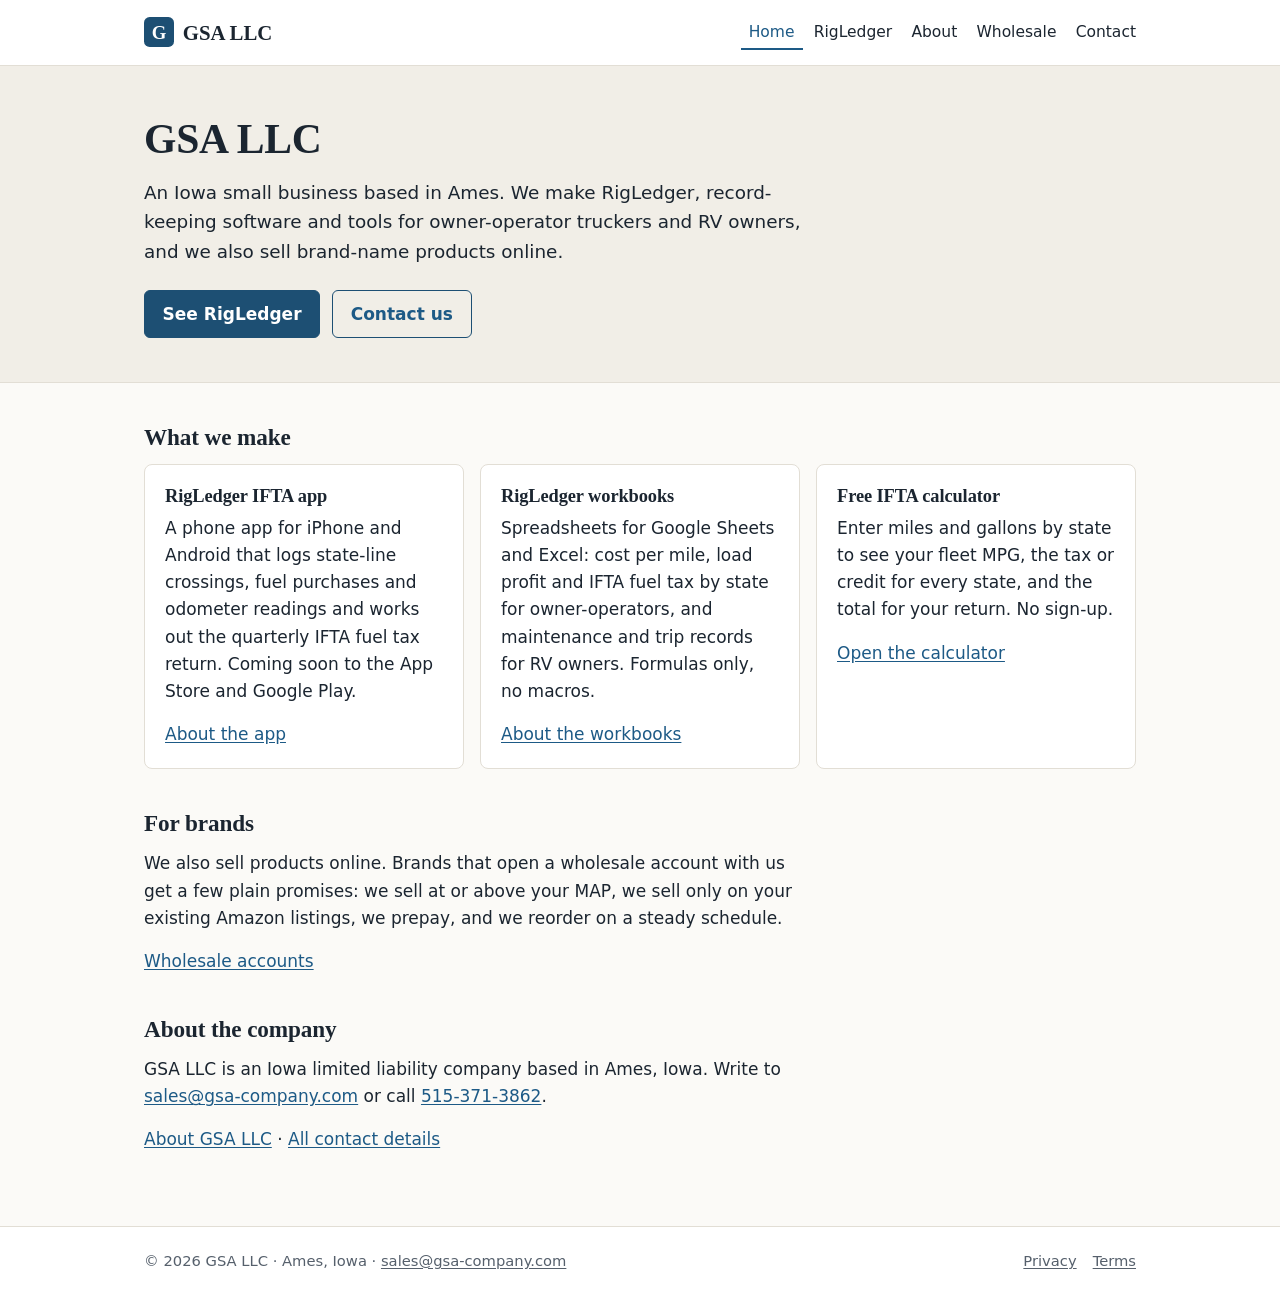
<file: index.html>
<!doctype html>
<html lang="en">
<head>
<meta charset="utf-8">
<meta name="viewport" content="width=device-width, initial-scale=1">
<title>GSA LLC | Ames, Iowa</title>
<meta name="description" content="GSA LLC is an Iowa small business based in Ames. We make RigLedger record-keeping software and tools for owner-operator truckers and RV owners, and we sell products online.">
<!-- Search Console ownership for sales@ (Google Play's organization website check, 11/17): keep it, or verification lapses -->
<meta name="google-site-verification" content="LVugfA0haDAOWOEo1SBP5hYqVw2tctVen2_8BVAiNF8">
<link rel="icon" href="/favicon.svg" type="image/svg+xml">
<link rel="stylesheet" href="/style.css">
</head>
<body>
<a class="skip" href="#main">Skip to content</a>

<header class="site-head">
  <div class="wrap">
    <a class="wordmark" href="/"><svg viewBox="0 0 32 32" aria-hidden="true" focusable="false"><rect width="32" height="32" rx="6" fill="#1d4f73"/><text x="16" y="23" text-anchor="middle" font-family="Georgia, serif" font-size="20" font-weight="700" fill="#fff">G</text></svg>GSA LLC</a>
    <nav class="site-nav" aria-label="Main">
      <a href="/" aria-current="page">Home</a>
      <a href="/rigledger.html">RigLedger</a>
      <a href="/about.html">About</a>
      <a href="/wholesale.html">Wholesale</a>
      <a href="/contact.html">Contact</a>
    </nav>
  </div>
</header>

<main id="main">
  <section class="hero">
    <div class="wrap">
      <h1>GSA LLC</h1>
      <p class="lede">An Iowa small business based in Ames. We make RigLedger, record-keeping software and tools for
        owner-operator truckers and RV owners, and we also sell brand-name products online.</p>
      <div class="actions">
        <a class="btn btn-solid" href="/rigledger.html">See RigLedger</a>
        <a class="btn btn-line" href="/contact.html">Contact us</a>
      </div>
    </div>
  </section>

  <section class="wrap pb">
    <h2>What we make</h2>
    <ul class="cards">
      <li class="card">
        <h3>RigLedger IFTA app</h3>
        <p>A phone app for iPhone and Android that logs state-line crossings, fuel purchases and odometer readings
          and works out the quarterly IFTA fuel tax return. Coming soon to the App Store and Google Play.</p>
        <p><a href="/rigledger.html#app">About the app</a></p>
      </li>
      <li class="card">
        <h3>RigLedger workbooks</h3>
        <p>Spreadsheets for Google Sheets and Excel: cost per mile, load profit and IFTA fuel tax by state for
          owner-operators, and maintenance and trip records for RV owners. Formulas only, no macros.</p>
        <p><a href="/rigledger.html#workbooks">About the workbooks</a></p>
      </li>
      <li class="card">
        <h3>Free IFTA calculator</h3>
        <p>Enter miles and gallons by state to see your fleet MPG, the tax or credit for every state, and the total
          for your return. No sign-up.</p>
        <p><a href="https://rigledger.gsa-company.com/ifta-calculator.html">Open the calculator</a></p>
      </li>
    </ul>

    <h2>For brands</h2>
    <div class="measure">
      <p>We also sell products online. Brands that open a wholesale account with us get a few plain promises: we
        sell at or above your MAP, we sell only on your existing Amazon listings, we prepay, and we reorder on a steady schedule.</p>
      <p><a href="/wholesale.html">Wholesale accounts</a></p>
    </div>

    <h2>About the company</h2>
    <div class="measure">
      <p>GSA LLC is an Iowa limited liability company based in Ames, Iowa. Write to
        <a href="mailto:sales@gsa-company.com">sales@gsa-company.com</a> or call <a href="tel:+15153713862">515-371-3862</a>.</p>
      <p><a href="/about.html">About GSA LLC</a> &middot; <a href="/contact.html">All contact details</a></p>
    </div>
  </section>
</main>

<footer class="site-foot">
  <div class="wrap">
    <p>&copy; 2026 GSA LLC &middot; Ames, Iowa &middot; <a href="mailto:sales@gsa-company.com">sales@gsa-company.com</a></p>
    <nav aria-label="Legal"><a href="/privacy.html">Privacy</a><a href="/terms.html">Terms</a></nav>
  </div>
</footer>
</body>
</html>
</file>
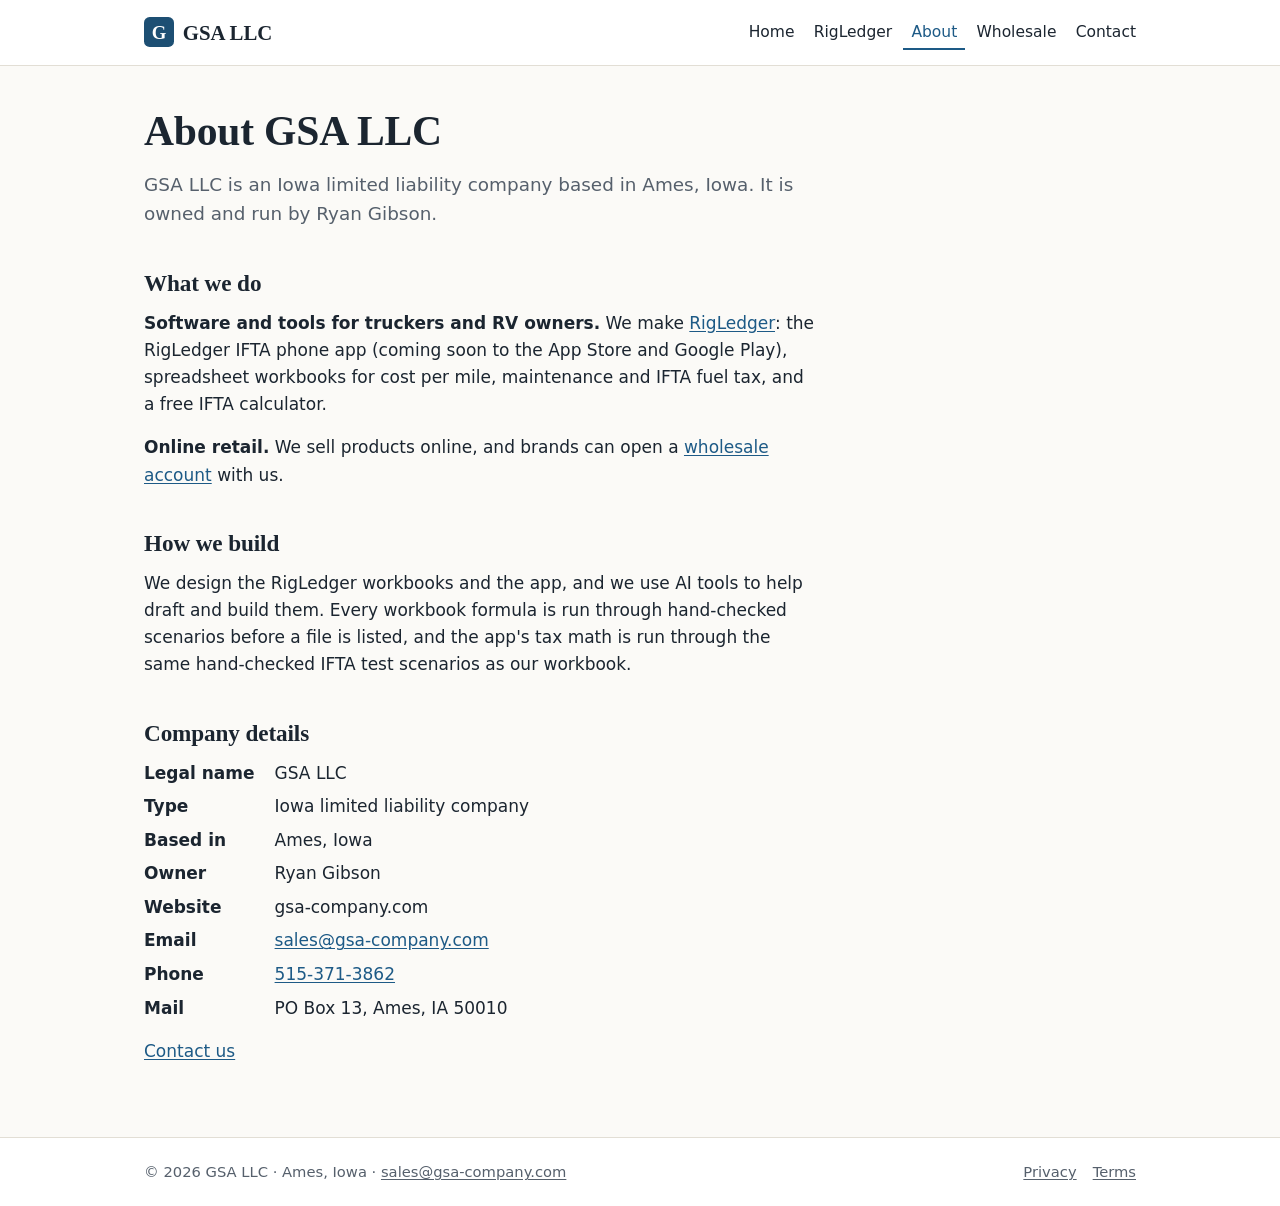
<file: about.html>
<!doctype html>
<html lang="en">
<head>
<meta charset="utf-8">
<meta name="viewport" content="width=device-width, initial-scale=1">
<title>About GSA LLC</title>
<meta name="description" content="GSA LLC is an Iowa limited liability company based in Ames, Iowa, run by its owner Ryan Gibson. It makes RigLedger tools for truckers and RV owners and sells products online.">
<link rel="icon" href="/favicon.svg" type="image/svg+xml">
<link rel="stylesheet" href="/style.css">
</head>
<body>
<a class="skip" href="#main">Skip to content</a>

<header class="site-head">
  <div class="wrap">
    <a class="wordmark" href="/"><svg viewBox="0 0 32 32" aria-hidden="true" focusable="false"><rect width="32" height="32" rx="6" fill="#1d4f73"/><text x="16" y="23" text-anchor="middle" font-family="Georgia, serif" font-size="20" font-weight="700" fill="#fff">G</text></svg>GSA LLC</a>
    <nav class="site-nav" aria-label="Main">
      <a href="/">Home</a>
      <a href="/rigledger.html">RigLedger</a>
      <a href="/about.html" aria-current="page">About</a>
      <a href="/wholesale.html">Wholesale</a>
      <a href="/contact.html">Contact</a>
    </nav>
  </div>
</header>

<main id="main" class="page">
  <div class="wrap">
    <h1>About GSA LLC</h1>
    <p class="lede">GSA LLC is an Iowa limited liability company based in Ames, Iowa. It is owned and run by Ryan
      Gibson.</p>

    <h2>What we do</h2>
    <div class="measure">
      <p><strong>Software and tools for truckers and RV owners.</strong> We make <a href="/rigledger.html">RigLedger</a>:
        the RigLedger IFTA phone app (coming soon to the App Store and Google Play), spreadsheet workbooks for cost
        per mile, maintenance and IFTA fuel tax, and a free IFTA calculator.</p>
      <p><strong>Online retail.</strong> We sell products online, and brands can open a
        <a href="/wholesale.html">wholesale account</a> with us.</p>
    </div>

    <h2>How we build</h2>
    <div class="measure">
      <p>We design the RigLedger workbooks and the app, and we use AI tools to help draft and build them. Every
        workbook formula is run through hand-checked scenarios before a file is listed, and the app's tax math is run
        through the same hand-checked IFTA test scenarios as our workbook.</p>
    </div>

    <h2>Company details</h2>
    <dl class="facts measure">
      <dt>Legal name</dt><dd>GSA LLC</dd>
      <dt>Type</dt><dd>Iowa limited liability company</dd>
      <dt>Based in</dt><dd>Ames, Iowa</dd>
      <dt>Owner</dt><dd>Ryan Gibson</dd>
      <dt>Website</dt><dd>gsa-company.com</dd>
      <dt>Email</dt><dd><a href="mailto:sales@gsa-company.com">sales@gsa-company.com</a></dd>
      <dt>Phone</dt><dd><a href="tel:+15153713862">515-371-3862</a></dd>
      <dt>Mail</dt><dd>PO Box 13, Ames, IA 50010</dd>
    </dl>
    <p><a href="/contact.html">Contact us</a></p>
  </div>
</main>

<footer class="site-foot">
  <div class="wrap">
    <p>&copy; 2026 GSA LLC &middot; Ames, Iowa &middot; <a href="mailto:sales@gsa-company.com">sales@gsa-company.com</a></p>
    <nav aria-label="Legal"><a href="/privacy.html">Privacy</a><a href="/terms.html">Terms</a></nav>
  </div>
</footer>
</body>
</html>
</file>
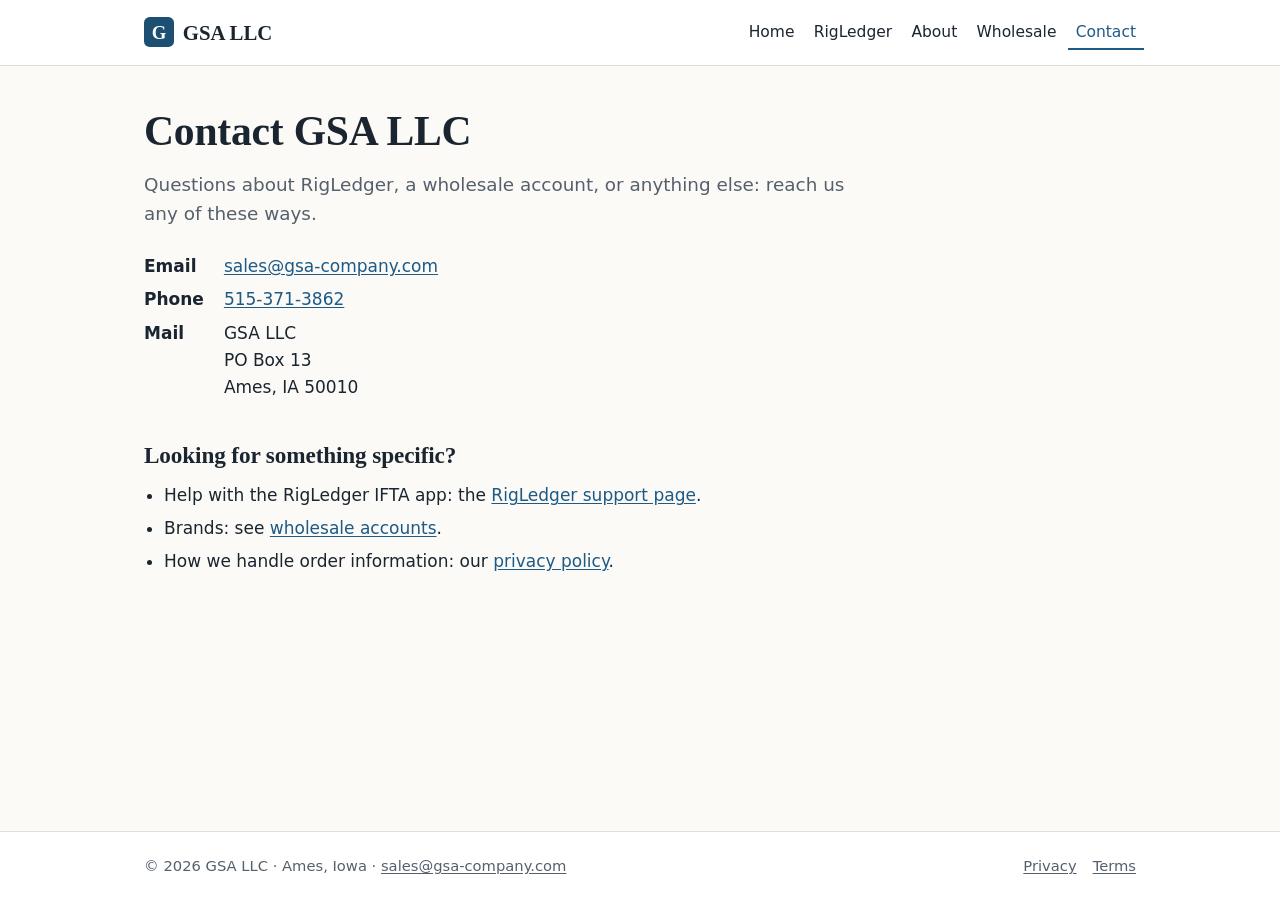
<file: contact.html>
<!doctype html>
<html lang="en">
<head>
<meta charset="utf-8">
<meta name="viewport" content="width=device-width, initial-scale=1">
<title>Contact GSA LLC</title>
<meta name="description" content="Contact GSA LLC in Ames, Iowa: email sales@gsa-company.com, phone 515-371-3862, mail PO Box 13, Ames, IA 50010.">
<link rel="icon" href="/favicon.svg" type="image/svg+xml">
<link rel="stylesheet" href="/style.css">
</head>
<body>
<a class="skip" href="#main">Skip to content</a>

<header class="site-head">
  <div class="wrap">
    <a class="wordmark" href="/"><svg viewBox="0 0 32 32" aria-hidden="true" focusable="false"><rect width="32" height="32" rx="6" fill="#1d4f73"/><text x="16" y="23" text-anchor="middle" font-family="Georgia, serif" font-size="20" font-weight="700" fill="#fff">G</text></svg>GSA LLC</a>
    <nav class="site-nav" aria-label="Main">
      <a href="/">Home</a>
      <a href="/rigledger.html">RigLedger</a>
      <a href="/about.html">About</a>
      <a href="/wholesale.html">Wholesale</a>
      <a href="/contact.html" aria-current="page">Contact</a>
    </nav>
  </div>
</header>

<main id="main" class="page">
  <div class="wrap">
    <h1>Contact GSA LLC</h1>
    <p class="lede">Questions about RigLedger, a wholesale account, or anything else: reach us any of these ways.</p>

    <dl class="facts measure" style="margin-top:1.5rem">
      <dt>Email</dt><dd><a href="mailto:sales@gsa-company.com">sales@gsa-company.com</a></dd>
      <dt>Phone</dt><dd><a href="tel:+15153713862">515-371-3862</a></dd>
      <dt>Mail</dt><dd>GSA LLC<br>PO Box 13<br>Ames, IA 50010</dd>
    </dl>

    <h2>Looking for something specific?</h2>
    <ul class="measure">
      <li>Help with the RigLedger IFTA app: the <a href="https://rigledger.gsa-company.com/support.html">RigLedger support page</a>.</li>
      <li>Brands: see <a href="/wholesale.html">wholesale accounts</a>.</li>
      <li>How we handle order information: our <a href="/privacy.html">privacy policy</a>.</li>
    </ul>
  </div>
</main>

<footer class="site-foot">
  <div class="wrap">
    <p>&copy; 2026 GSA LLC &middot; Ames, Iowa &middot; <a href="mailto:sales@gsa-company.com">sales@gsa-company.com</a></p>
    <nav aria-label="Legal"><a href="/privacy.html">Privacy</a><a href="/terms.html">Terms</a></nav>
  </div>
</footer>
</body>
</html>
</file>
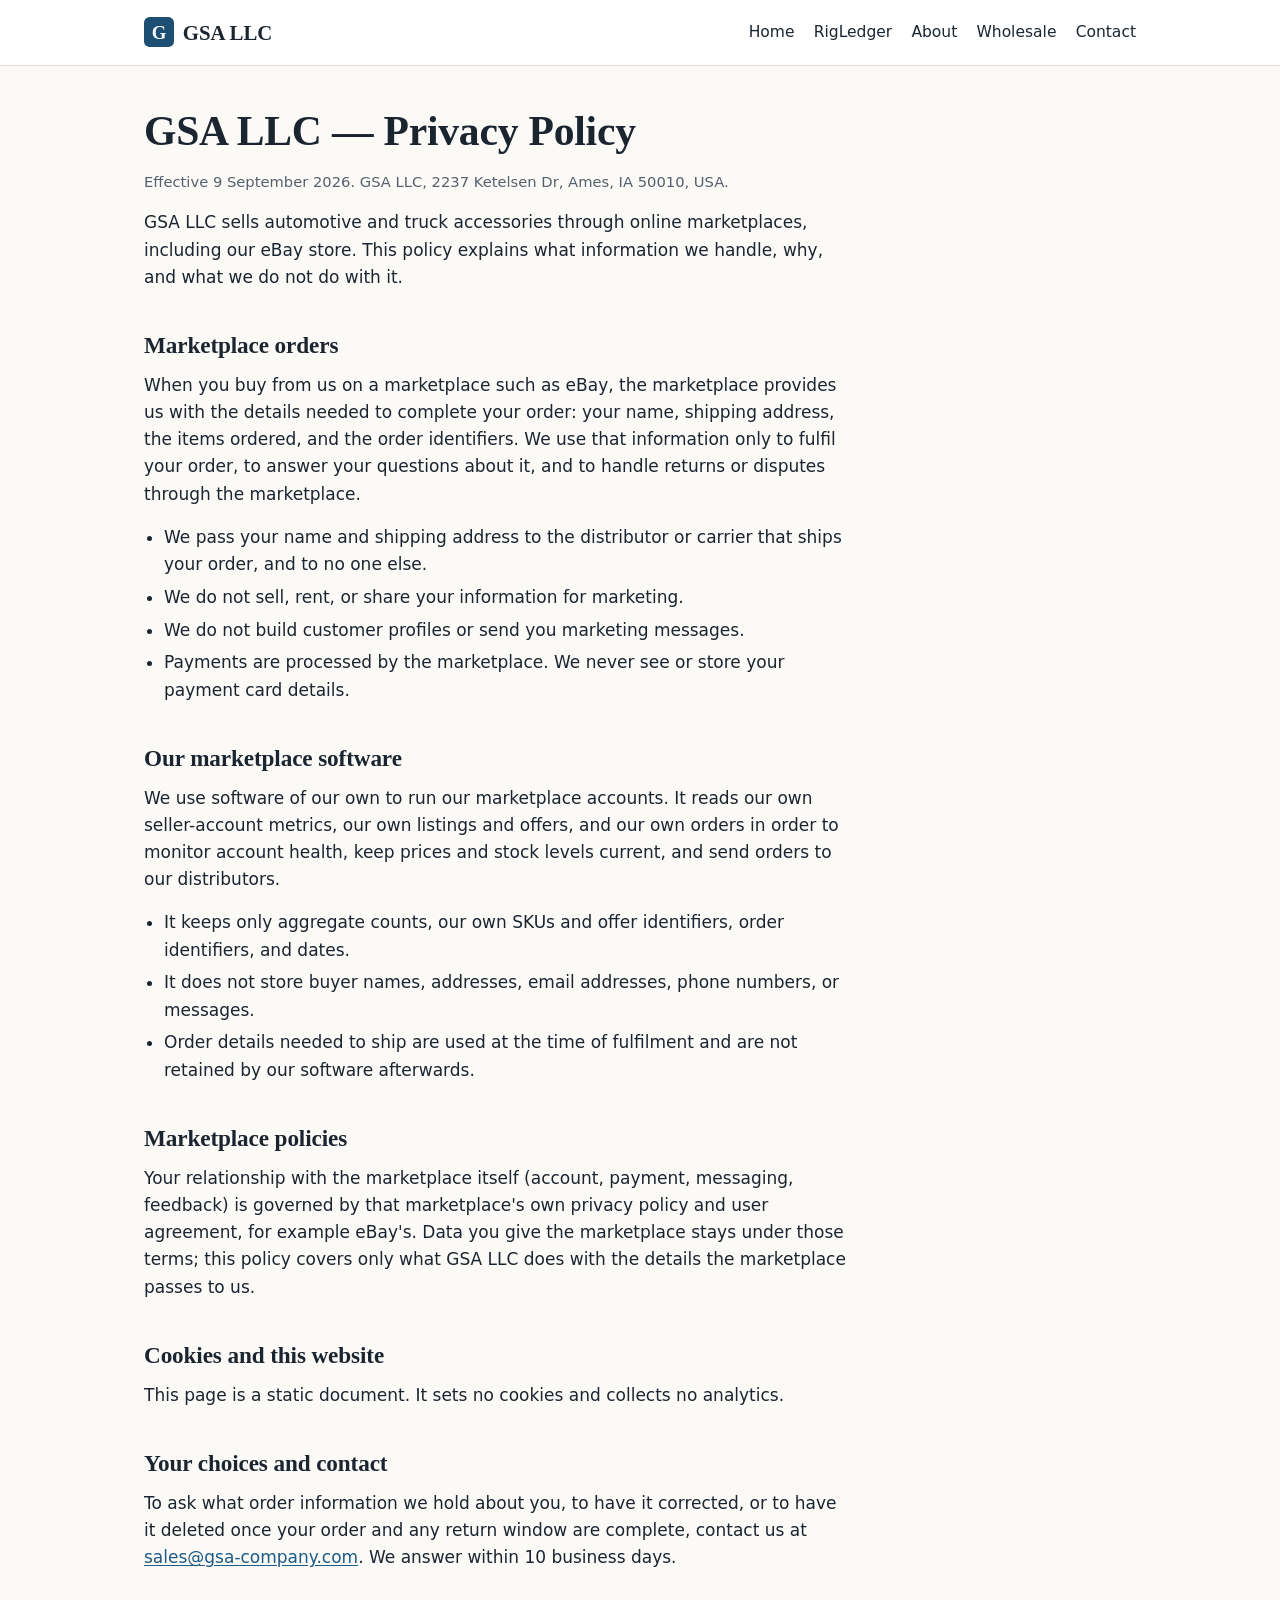
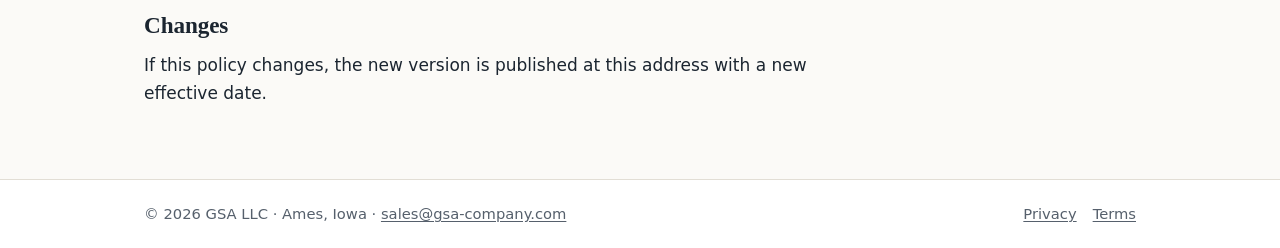
<file: privacy.html>
<!doctype html>
<html lang="en">
<head>
<meta charset="utf-8">
<meta name="viewport" content="width=device-width, initial-scale=1">
<title>GSA LLC — Privacy Policy</title>
<meta name="description" content="How GSA LLC handles the order information that online marketplaces pass to us.">
<link rel="icon" href="/favicon.svg" type="image/svg+xml">
<link rel="stylesheet" href="/style.css">
</head>
<body>
<a class="skip" href="#main">Skip to content</a>

<header class="site-head">
  <div class="wrap">
    <a class="wordmark" href="/"><svg viewBox="0 0 32 32" aria-hidden="true" focusable="false"><rect width="32" height="32" rx="6" fill="#1d4f73"/><text x="16" y="23" text-anchor="middle" font-family="Georgia, serif" font-size="20" font-weight="700" fill="#fff">G</text></svg>GSA LLC</a>
    <nav class="site-nav" aria-label="Main">
      <a href="/">Home</a>
      <a href="/rigledger.html">RigLedger</a>
      <a href="/about.html">About</a>
      <a href="/wholesale.html">Wholesale</a>
      <a href="/contact.html">Contact</a>
    </nav>
  </div>
</header>

<main id="main" class="page">
  <div class="wrap">
    <h1>GSA LLC — Privacy Policy</h1>
    <p class="meta">Effective 9 September 2026. GSA LLC, 2237 Ketelsen Dr, Ames, IA 50010, USA.</p>

    <p>GSA LLC sells automotive and truck accessories through online marketplaces, including our eBay store.
    This policy explains what information we handle, why, and what we do not do with it.</p>

    <h2>Marketplace orders</h2>
    <p>When you buy from us on a marketplace such as eBay, the marketplace provides us with the details needed
    to complete your order: your name, shipping address, the items ordered, and the order identifiers. We use
    that information only to fulfil your order, to answer your questions about it, and to handle returns or
    disputes through the marketplace.</p>
    <ul>
      <li>We pass your name and shipping address to the distributor or carrier that ships your order, and to no one else.</li>
      <li>We do not sell, rent, or share your information for marketing.</li>
      <li>We do not build customer profiles or send you marketing messages.</li>
      <li>Payments are processed by the marketplace. We never see or store your payment card details.</li>
    </ul>

    <h2>Our marketplace software</h2>
    <p>We use software of our own to run our marketplace accounts. It reads our own seller-account metrics,
    our own listings and offers, and our own orders in order to monitor account health, keep prices and stock
    levels current, and send orders to our distributors.</p>
    <ul>
      <li>It keeps only aggregate counts, our own SKUs and offer identifiers, order identifiers, and dates.</li>
      <li>It does not store buyer names, addresses, email addresses, phone numbers, or messages.</li>
      <li>Order details needed to ship are used at the time of fulfilment and are not retained by our software afterwards.</li>
    </ul>

    <h2>Marketplace policies</h2>
    <p>Your relationship with the marketplace itself (account, payment, messaging, feedback) is governed by that
    marketplace's own privacy policy and user agreement, for example eBay's. Data you give the marketplace stays
    under those terms; this policy covers only what GSA LLC does with the details the marketplace passes to us.</p>

    <h2>Cookies and this website</h2>
    <p>This page is a static document. It sets no cookies and collects no analytics.</p>

    <h2>Your choices and contact</h2>
    <p>To ask what order information we hold about you, to have it corrected, or to have it deleted once your
    order and any return window are complete, contact us at
    <a href="mailto:sales@gsa-company.com">sales@gsa-company.com</a>. We answer within 10 business days.</p>

    <h2>Changes</h2>
    <p>If this policy changes, the new version is published at this address with a new effective date.</p>
  </div>
</main>

<footer class="site-foot">
  <div class="wrap">
    <p>&copy; 2026 GSA LLC &middot; Ames, Iowa &middot; <a href="mailto:sales@gsa-company.com">sales@gsa-company.com</a></p>
    <nav aria-label="Legal"><a href="/privacy.html">Privacy</a><a href="/terms.html">Terms</a></nav>
  </div>
</footer>
</body>
</html>
</file>
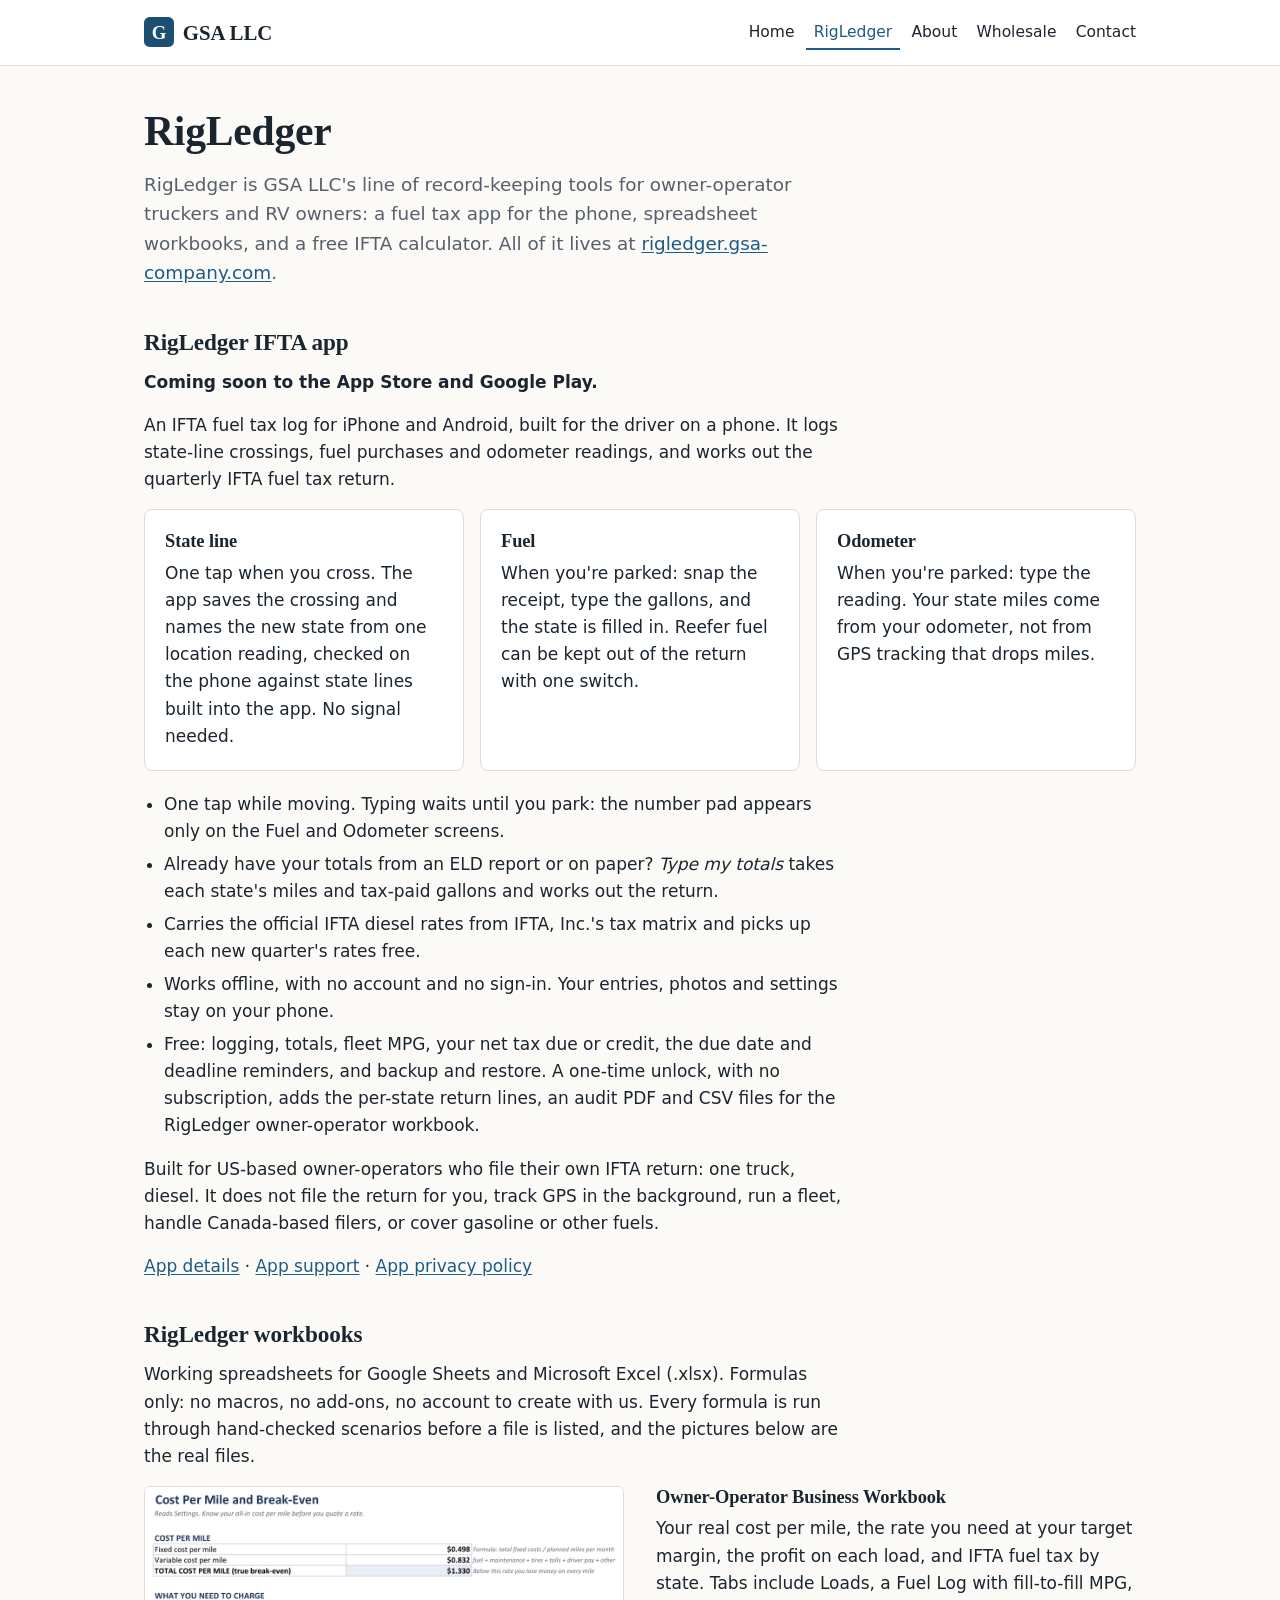
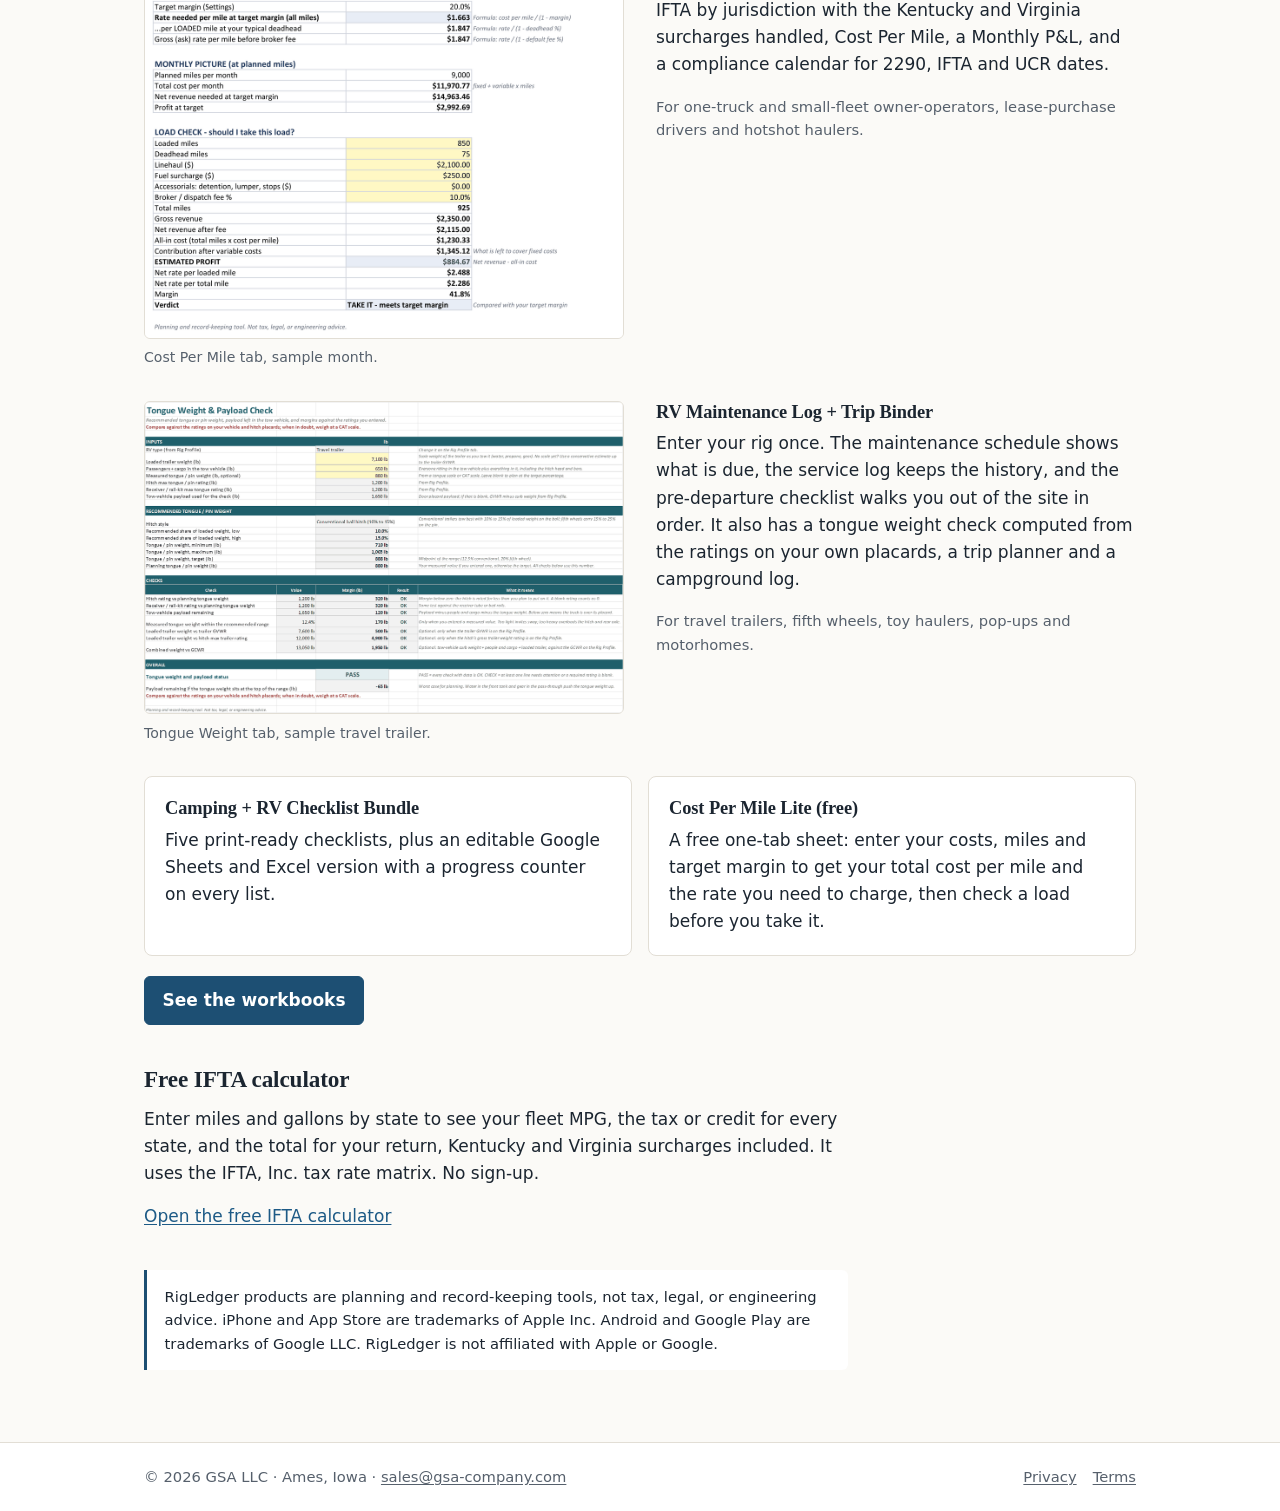
<file: rigledger.html>
<!doctype html>
<html lang="en">
<head>
<meta charset="utf-8">
<meta name="viewport" content="width=device-width, initial-scale=1">
<title>RigLedger by GSA LLC: IFTA app, workbooks and calculator</title>
<meta name="description" content="RigLedger, made by GSA LLC: the RigLedger IFTA phone app for owner-operators, spreadsheet workbooks for truckers and RV owners, and a free IFTA calculator.">
<link rel="icon" href="/favicon.svg" type="image/svg+xml">
<link rel="stylesheet" href="/style.css">
</head>
<body>
<a class="skip" href="#main">Skip to content</a>

<header class="site-head">
  <div class="wrap">
    <a class="wordmark" href="/"><svg viewBox="0 0 32 32" aria-hidden="true" focusable="false"><rect width="32" height="32" rx="6" fill="#1d4f73"/><text x="16" y="23" text-anchor="middle" font-family="Georgia, serif" font-size="20" font-weight="700" fill="#fff">G</text></svg>GSA LLC</a>
    <nav class="site-nav" aria-label="Main">
      <a href="/">Home</a>
      <a href="/rigledger.html" aria-current="page">RigLedger</a>
      <a href="/about.html">About</a>
      <a href="/wholesale.html">Wholesale</a>
      <a href="/contact.html">Contact</a>
    </nav>
  </div>
</header>

<main id="main" class="page">
  <div class="wrap">
    <h1>RigLedger</h1>
    <p class="lede">RigLedger is GSA LLC's line of record-keeping tools for owner-operator truckers and RV owners: a
      fuel tax app for the phone, spreadsheet workbooks, and a free IFTA calculator. All of it lives at
      <a href="https://rigledger.gsa-company.com">rigledger.gsa-company.com</a>.</p>

    <h2 id="app">RigLedger IFTA app</h2>
    <p><strong>Coming soon to the App Store and Google Play.</strong></p>
    <p class="measure">An IFTA fuel tax log for iPhone and Android, built for the driver on a phone. It logs state-line
      crossings, fuel purchases and odometer readings, and works out the quarterly IFTA fuel tax return.</p>
    <ul class="cards">
      <li class="card">
        <h3>State line</h3>
        <p>One tap when you cross. The app saves the crossing and names the new state from one location reading,
          checked on the phone against state lines built into the app. No signal needed.</p>
      </li>
      <li class="card">
        <h3>Fuel</h3>
        <p>When you're parked: snap the receipt, type the gallons, and the state is filled in. Reefer fuel can be
          kept out of the return with one switch.</p>
      </li>
      <li class="card">
        <h3>Odometer</h3>
        <p>When you're parked: type the reading. Your state miles come from your odometer, not from GPS tracking
          that drops miles.</p>
      </li>
    </ul>
    <ul class="measure" style="margin-top:1.25rem">
      <li>One tap while moving. Typing waits until you park: the number pad appears only on the Fuel and Odometer
        screens.</li>
      <li>Already have your totals from an ELD report or on paper? <em>Type my totals</em> takes each state's miles
        and tax-paid gallons and works out the return.</li>
      <li>Carries the official IFTA diesel rates from IFTA, Inc.'s tax matrix and picks up each new quarter's rates
        free.</li>
      <li>Works offline, with no account and no sign-in. Your entries, photos and settings stay on your phone.</li>
      <li>Free: logging, totals, fleet MPG, your net tax due or credit, the due date and deadline reminders, and
        backup and restore. A one-time unlock, with no subscription, adds the per-state return lines, an audit PDF
        and CSV files for the RigLedger owner-operator workbook.</li>
    </ul>
    <p class="measure">Built for US-based owner-operators who file their own IFTA return: one truck, diesel. It does not
      file the return for you, track GPS in the background, run a fleet, handle Canada-based filers, or cover gasoline
      or other fuels.</p>
    <p><a href="https://rigledger.gsa-company.com/ifta-app.html">App details</a> &middot; <a href="https://rigledger.gsa-company.com/support.html">App support</a> &middot;
      <a href="https://rigledger.gsa-company.com/ifta-app-privacy.html">App privacy policy</a></p>

    <h2 id="workbooks">RigLedger workbooks</h2>
    <p class="measure">Working spreadsheets for Google Sheets and Microsoft Excel (.xlsx). Formulas only: no macros, no
      add-ons, no account to create with us. Every formula is run through hand-checked scenarios before a file is
      listed, and the pictures below are the real files.</p>

    <div class="split">
      <figure class="shot">
        <a href="/images/rigledger/owner-operator-cost-per-mile.png"><img src="/images/rigledger/owner-operator-cost-per-mile.png" width="1100" height="1038" alt="The Cost Per Mile tab of the Owner-Operator Business Workbook: fixed, variable, and total cost per mile, the rate needed at a 20 percent margin, and a load check that reads TAKE IT, meets target margin."></a>
        <figcaption>Cost Per Mile tab, sample month.</figcaption>
      </figure>
      <div>
        <h3>Owner-Operator Business Workbook</h3>
        <p>Your real cost per mile, the rate you need at your target margin, the profit on each load, and IFTA fuel
          tax by state. Tabs include Loads, a Fuel Log with fill-to-fill MPG, IFTA by jurisdiction with the Kentucky
          and Virginia surcharges handled, Cost Per Mile, a Monthly P&amp;L, and a compliance calendar for 2290, IFTA
          and UCR dates.</p>
        <p class="muted small">For one-truck and small-fleet owner-operators, lease-purchase drivers and hotshot
          haulers.</p>
      </div>
    </div>

    <div class="split" style="margin-top:2rem">
      <figure class="shot">
        <a href="/images/rigledger/rv-binder-tongue-weight.png"><img src="/images/rigledger/rv-binder-tongue-weight.png" width="1100" height="717" loading="lazy" alt="The Tongue Weight and Payload Check tab of the RV Maintenance Log and Trip Binder: loaded trailer weight and passengers in, recommended tongue range, margins against hitch and receiver ratings, payload remaining, and an overall PASS."></a>
        <figcaption>Tongue Weight tab, sample travel trailer.</figcaption>
      </figure>
      <div>
        <h3>RV Maintenance Log + Trip Binder</h3>
        <p>Enter your rig once. The maintenance schedule shows what is due, the service log keeps the history, and
          the pre-departure checklist walks you out of the site in order. It also has a tongue weight check computed
          from the ratings on your own placards, a trip planner and a campground log.</p>
        <p class="muted small">For travel trailers, fifth wheels, toy haulers, pop-ups and motorhomes.</p>
      </div>
    </div>

    <ul class="cards" style="margin-top:2rem">
      <li class="card">
        <h3>Camping + RV Checklist Bundle</h3>
        <p>Five print-ready checklists, plus an editable Google Sheets and Excel version with a progress counter on
          every list.</p>
      </li>
      <li class="card">
        <h3>Cost Per Mile Lite (free)</h3>
        <p>A free one-tab sheet: enter your costs, miles and target margin to get your total cost per mile and the
          rate you need to charge, then check a load before you take it.</p>
      </li>
    </ul>
    <p style="margin-top:1.25rem"><a class="btn btn-solid" href="https://rigledger.gsa-company.com">See the workbooks</a></p>

    <h2 id="calculator">Free IFTA calculator</h2>
    <p class="measure">Enter miles and gallons by state to see your fleet MPG, the tax or credit for every state, and
      the total for your return, Kentucky and Virginia surcharges included. It uses the IFTA, Inc. tax rate matrix.
      No sign-up.</p>
    <p><a href="https://rigledger.gsa-company.com/ifta-calculator.html">Open the free IFTA calculator</a></p>

    <p class="note small" style="margin-top:2.5rem">RigLedger products are planning and record-keeping tools, not tax,
      legal, or engineering advice. iPhone and App Store are trademarks of Apple Inc. Android and Google Play are
      trademarks of Google LLC. RigLedger is not affiliated with Apple or Google.</p>
  </div>
</main>

<footer class="site-foot">
  <div class="wrap">
    <p>&copy; 2026 GSA LLC &middot; Ames, Iowa &middot; <a href="mailto:sales@gsa-company.com">sales@gsa-company.com</a></p>
    <nav aria-label="Legal"><a href="/privacy.html">Privacy</a><a href="/terms.html">Terms</a></nav>
  </div>
</footer>
</body>
</html>
</file>
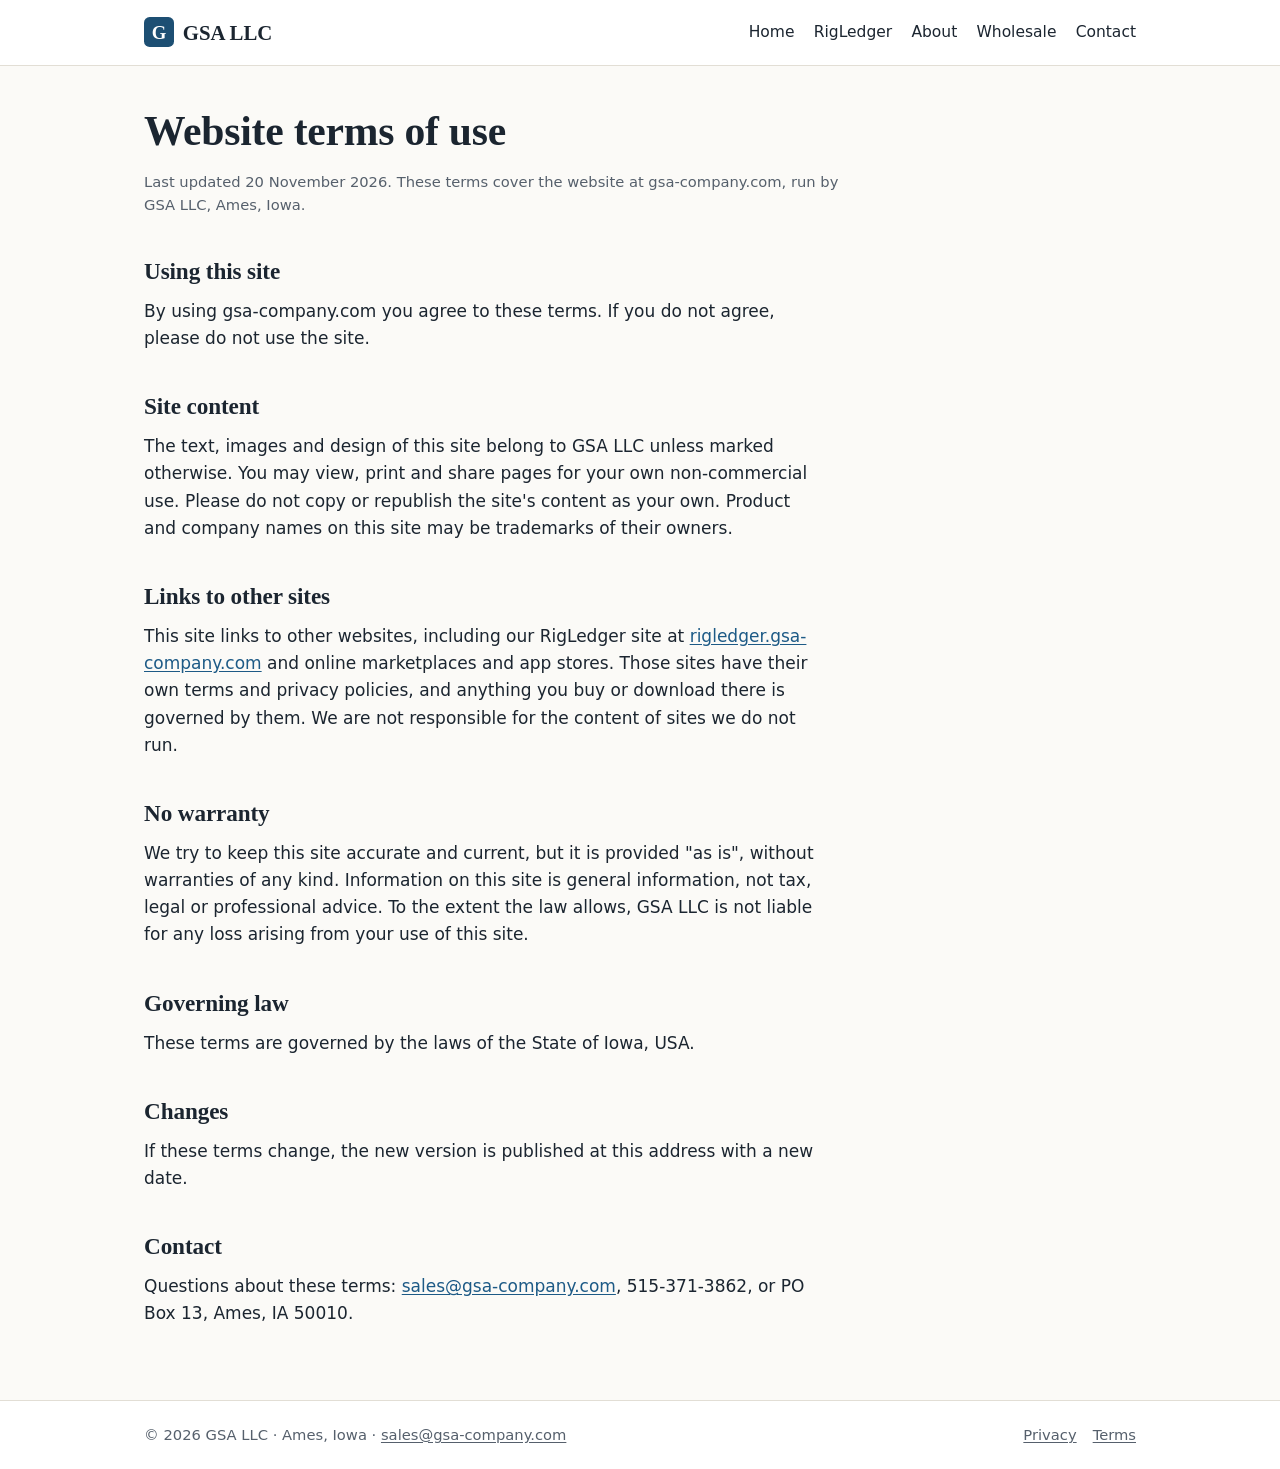
<file: terms.html>
<!doctype html>
<html lang="en">
<head>
<meta charset="utf-8">
<meta name="viewport" content="width=device-width, initial-scale=1">
<title>Website terms of use | GSA LLC</title>
<meta name="description" content="The terms of use for the GSA LLC website at gsa-company.com.">
<link rel="icon" href="/favicon.svg" type="image/svg+xml">
<link rel="stylesheet" href="/style.css">
</head>
<body>
<a class="skip" href="#main">Skip to content</a>

<header class="site-head">
  <div class="wrap">
    <a class="wordmark" href="/"><svg viewBox="0 0 32 32" aria-hidden="true" focusable="false"><rect width="32" height="32" rx="6" fill="#1d4f73"/><text x="16" y="23" text-anchor="middle" font-family="Georgia, serif" font-size="20" font-weight="700" fill="#fff">G</text></svg>GSA LLC</a>
    <nav class="site-nav" aria-label="Main">
      <a href="/">Home</a>
      <a href="/rigledger.html">RigLedger</a>
      <a href="/about.html">About</a>
      <a href="/wholesale.html">Wholesale</a>
      <a href="/contact.html">Contact</a>
    </nav>
  </div>
</header>

<main id="main" class="page">
  <div class="wrap">
    <h1>Website terms of use</h1>
    <p class="meta">Last updated 20 November 2026. These terms cover the website at gsa-company.com, run by GSA LLC,
      Ames, Iowa.</p>

    <div class="measure">
      <h2>Using this site</h2>
      <p>By using gsa-company.com you agree to these terms. If you do not agree, please do not use the site.</p>

      <h2>Site content</h2>
      <p>The text, images and design of this site belong to GSA LLC unless marked otherwise. You may view, print and
        share pages for your own non-commercial use. Please do not copy or republish the site's content as your own.
        Product and company names on this site may be trademarks of their owners.</p>

      <h2>Links to other sites</h2>
      <p>This site links to other websites, including our RigLedger site at
        <a href="https://rigledger.gsa-company.com">rigledger.gsa-company.com</a> and online marketplaces and app stores. Those sites have their
        own terms and privacy policies, and anything you buy or download there is governed by them. We are not
        responsible for the content of sites we do not run.</p>

      <h2>No warranty</h2>
      <p>We try to keep this site accurate and current, but it is provided "as is", without warranties of any kind.
        Information on this site is general information, not tax, legal or professional advice. To the extent the law
        allows, GSA LLC is not liable for any loss arising from your use of this site.</p>

      <h2>Governing law</h2>
      <p>These terms are governed by the laws of the State of Iowa, USA.</p>

      <h2>Changes</h2>
      <p>If these terms change, the new version is published at this address with a new date.</p>

      <h2>Contact</h2>
      <p>Questions about these terms: <a href="mailto:sales@gsa-company.com">sales@gsa-company.com</a>, 515-371-3862,
        or PO Box 13, Ames, IA 50010.</p>
    </div>
  </div>
</main>

<footer class="site-foot">
  <div class="wrap">
    <p>&copy; 2026 GSA LLC &middot; Ames, Iowa &middot; <a href="mailto:sales@gsa-company.com">sales@gsa-company.com</a></p>
    <nav aria-label="Legal"><a href="/privacy.html">Privacy</a><a href="/terms.html">Terms</a></nav>
  </div>
</footer>
</body>
</html>
</file>
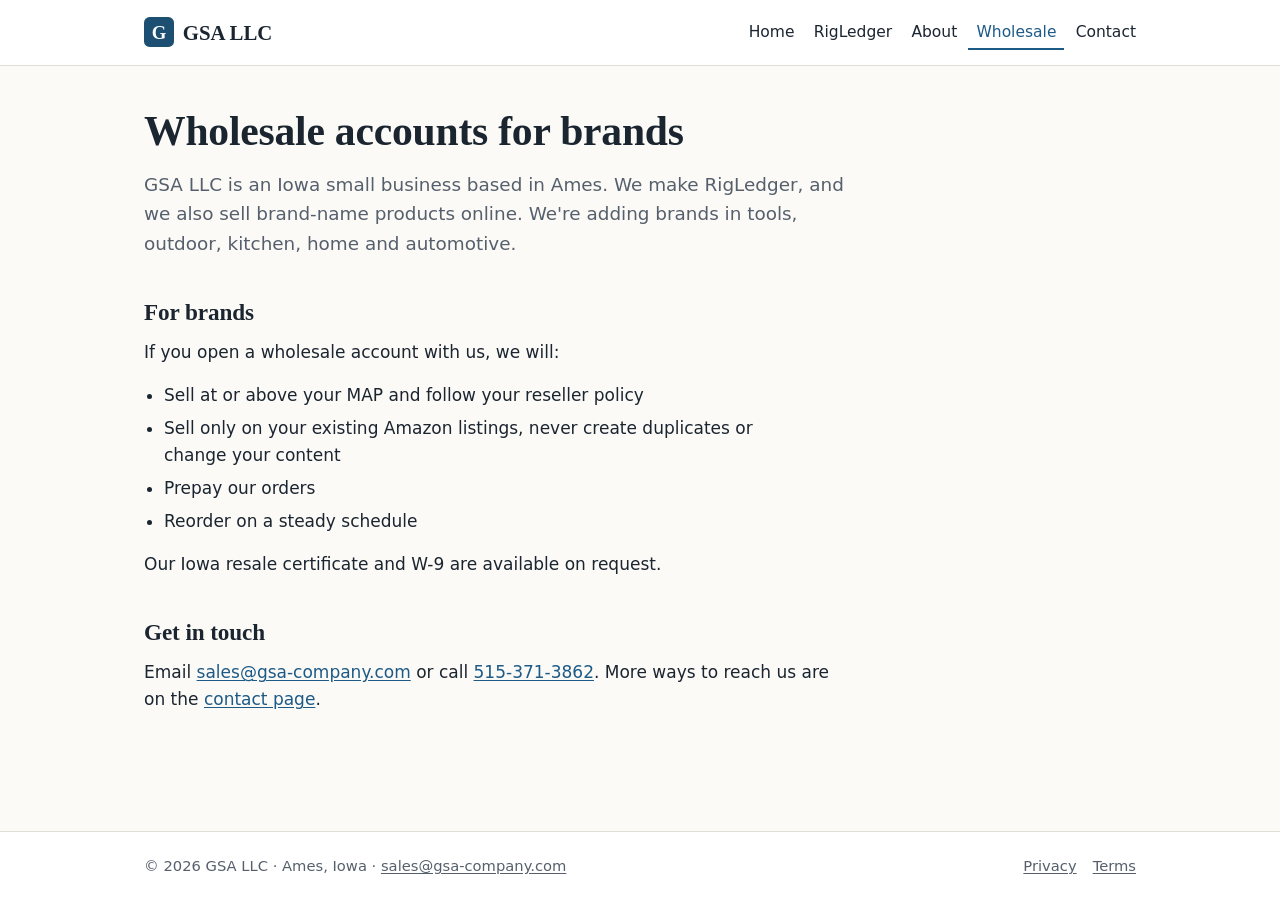
<file: wholesale.html>
<!doctype html>
<html lang="en">
<head>
<meta charset="utf-8">
<meta name="viewport" content="width=device-width, initial-scale=1">
<title>Wholesale accounts for brands | GSA LLC</title>
<meta name="description" content="GSA LLC, an Iowa small business in Ames: what brands get when they open a wholesale account with us.">
<link rel="icon" href="/favicon.svg" type="image/svg+xml">
<link rel="stylesheet" href="/style.css">
</head>
<body>
<a class="skip" href="#main">Skip to content</a>

<header class="site-head">
  <div class="wrap">
    <a class="wordmark" href="/"><svg viewBox="0 0 32 32" aria-hidden="true" focusable="false"><rect width="32" height="32" rx="6" fill="#1d4f73"/><text x="16" y="23" text-anchor="middle" font-family="Georgia, serif" font-size="20" font-weight="700" fill="#fff">G</text></svg>GSA LLC</a>
    <nav class="site-nav" aria-label="Main">
      <a href="/">Home</a>
      <a href="/rigledger.html">RigLedger</a>
      <a href="/about.html">About</a>
      <a href="/wholesale.html" aria-current="page">Wholesale</a>
      <a href="/contact.html">Contact</a>
    </nav>
  </div>
</header>

<main id="main" class="page">
  <div class="wrap">
    <h1>Wholesale accounts for brands</h1>
    <p class="lede">GSA LLC is an Iowa small business based in Ames. We make RigLedger, and we also sell brand-name
      products online. We're adding brands in tools, outdoor, kitchen, home and automotive.</p>

    <h2>For brands</h2>
    <div class="measure">
      <p>If you open a wholesale account with us, we will:</p>
      <ul>
        <li>Sell at or above your MAP and follow your reseller policy</li>
        <li>Sell only on your existing Amazon listings, never create duplicates or change your content</li>
        <li>Prepay our orders</li>
        <li>Reorder on a steady schedule</li>
      </ul>
      <p>Our Iowa resale certificate and W-9 are available on request.</p>
    </div>

    <h2>Get in touch</h2>
    <p class="measure">Email <a href="mailto:sales@gsa-company.com">sales@gsa-company.com</a> or call <a href="tel:+15153713862">515-371-3862</a>.
      More ways to reach us are on the <a href="/contact.html">contact page</a>.</p>
  </div>
</main>

<footer class="site-foot">
  <div class="wrap">
    <p>&copy; 2026 GSA LLC &middot; Ames, Iowa &middot; <a href="mailto:sales@gsa-company.com">sales@gsa-company.com</a></p>
    <nav aria-label="Legal"><a href="/privacy.html">Privacy</a><a href="/terms.html">Terms</a></nav>
  </div>
</footer>
</body>
</html>
</file>
<file: style.css>
/* GSA LLC site styles: one sheet for every page. Plain CSS, no build step, no external requests. */

:root {
  color-scheme: light dark;
  --bg: #fbfaf7;
  --surface: #ffffff;
  --ink: #1b2530;
  --muted: #56606c;
  --line: #e2ded5;
  --accent: #1d4f73;
  --accent-ink: #ffffff;
  --link: #1d5a86;
  --band: #f1eee7;
  --serif: "Iowan Old Style", "Palatino Linotype", Palatino, "Book Antiqua", Georgia, serif;
  --sans: system-ui, -apple-system, "Segoe UI", Roboto, "Helvetica Neue", Arial, sans-serif;
}

@media (prefers-color-scheme: dark) {
  :root {
    --bg: #111417;
    --surface: #181c21;
    --ink: #e6e8eb;
    --muted: #a2aab4;
    --line: #2b3138;
    --accent: #8cc3e8;
    --accent-ink: #0d1a24;
    --link: #8cc3e8;
    --band: #161a1e;
  }
}

*, *::before, *::after { box-sizing: border-box; }

html { -webkit-text-size-adjust: 100%; }

body {
  margin: 0;
  background: var(--bg);
  color: var(--ink);
  font: 17px/1.6 var(--sans);
  display: flex;
  flex-direction: column;
  min-height: 100vh;
}

main { flex: 1; }

a { color: var(--link); text-underline-offset: 2px; }
a:hover { text-decoration-thickness: 2px; }
a[href^="mailto:"], a[href^="tel:"] { white-space: nowrap; }
:focus-visible { outline: 2px solid var(--accent); outline-offset: 2px; }

img { max-width: 100%; height: auto; display: block; }

h1, h2, h3 { font-family: var(--serif); line-height: 1.25; font-weight: 600; letter-spacing: -0.005em; }
h1 { font-size: clamp(1.9rem, 1.4rem + 2vw, 2.6rem); margin: 0 0 .75rem; }
h2 { font-size: 1.45rem; margin: 2.5rem 0 .75rem; }
h3 { font-size: 1.15rem; margin: 0 0 .4rem; }
p, ul, ol, dl { margin: 0 0 1rem; }
ul, ol { padding-left: 1.25rem; }
li + li { margin-top: .35rem; }

.wrap { max-width: 64rem; margin-inline: auto; padding-inline: 16px; }
.measure { max-width: 42rem; }
.page .wrap > p, .page .wrap > ul:not(.cards) { max-width: 44rem; }

.skip {
  position: absolute; left: -999px; top: 0;
  background: var(--accent); color: var(--accent-ink); padding: .5rem .75rem; z-index: 10;
}
.skip:focus { left: 16px; top: 8px; }

/* Header */
.site-head { border-bottom: 1px solid var(--line); background: var(--surface); }
.site-head .wrap {
  display: flex; flex-wrap: wrap; align-items: center; justify-content: space-between;
  gap: .5rem 1.5rem; padding-block: .9rem;
}
.wordmark {
  display: inline-flex; align-items: center; gap: .55rem;
  font-family: var(--serif); font-size: 1.3rem; font-weight: 700; color: var(--ink); text-decoration: none;
}
.wordmark svg { width: 30px; height: 30px; flex: none; }
.site-nav { display: flex; flex-wrap: wrap; gap: .25rem .2rem; margin-inline: -.5rem; }
.site-nav a {
  color: var(--ink); text-decoration: none; font-size: .97rem;
  padding: .35rem .5rem; border-radius: 4px;
}
.site-nav a:hover { background: var(--band); }
@media (max-width: 480px) {
  .site-nav { margin-inline: -.3rem; gap: .2rem; }
  .site-nav a { padding: .3rem; font-size: .92rem; }
}
.site-nav a[aria-current="page"] { color: var(--link); box-shadow: inset 0 -2px 0 var(--link); border-radius: 0; }

/* Page body */
.page { padding-block: 2.5rem 3.5rem; }
.lede { font-size: 1.15rem; color: var(--muted); max-width: 42rem; }
.muted { color: var(--muted); }
.pb { padding-bottom: 3.5rem; }
.small { font-size: .92rem; }

.hero { background: var(--band); border-bottom: 1px solid var(--line); padding-block: 3rem 2.75rem; }
.hero p { max-width: 42rem; }
.hero .lede { color: var(--ink); }

.actions { display: flex; flex-wrap: wrap; gap: .75rem; margin-top: 1.5rem; }
.btn {
  display: inline-block; padding: .6rem 1.1rem; border-radius: 6px; font-weight: 600; text-decoration: none;
  border: 1px solid var(--accent);
}
.btn-solid { background: var(--accent); color: var(--accent-ink); }
.btn-line { color: var(--link); background: transparent; }

.cards {
  display: grid; gap: 1rem; padding: 0; list-style: none;
  grid-template-columns: repeat(auto-fit, minmax(min(100%, 15rem), 1fr));
}
.cards > li { margin: 0; }
.card {
  background: var(--surface); border: 1px solid var(--line); border-radius: 8px; padding: 1.25rem;
  height: 100%;
}
.card p:last-child { margin-bottom: 0; }

.split { display: grid; gap: 1.5rem 2rem; align-items: start; }
@media (min-width: 760px) { .split { grid-template-columns: 1fr 1fr; } }

.shot { margin: 0; }
.shot img { border: 1px solid var(--line); border-radius: 6px; background: #fff; }
.shot figcaption { font-size: .88rem; color: var(--muted); margin-top: .45rem; }

.facts { display: grid; grid-template-columns: max-content 1fr; gap: .4rem 1.25rem; }
.facts dt { font-weight: 600; }
.facts dd { margin: 0; overflow-wrap: anywhere; }
@media (max-width: 480px) {
  .facts { grid-template-columns: 1fr; gap: .1rem; }
  .facts dd { margin-bottom: .6rem; }
}

.note {
  border-left: 3px solid var(--accent); background: var(--surface); padding: .9rem 1.1rem; border-radius: 0 6px 6px 0;
}

.meta { color: var(--muted); font-size: .92rem; }

/* Footer */
.site-foot { border-top: 1px solid var(--line); background: var(--surface); font-size: .92rem; color: var(--muted); }
.site-foot .wrap {
  display: flex; flex-wrap: wrap; justify-content: space-between; gap: .5rem 1.5rem; padding-block: 1.4rem;
}
.site-foot p { margin: 0; }
.site-foot nav { display: flex; gap: 1rem; }
.site-foot a { color: var(--muted); }
</file>
